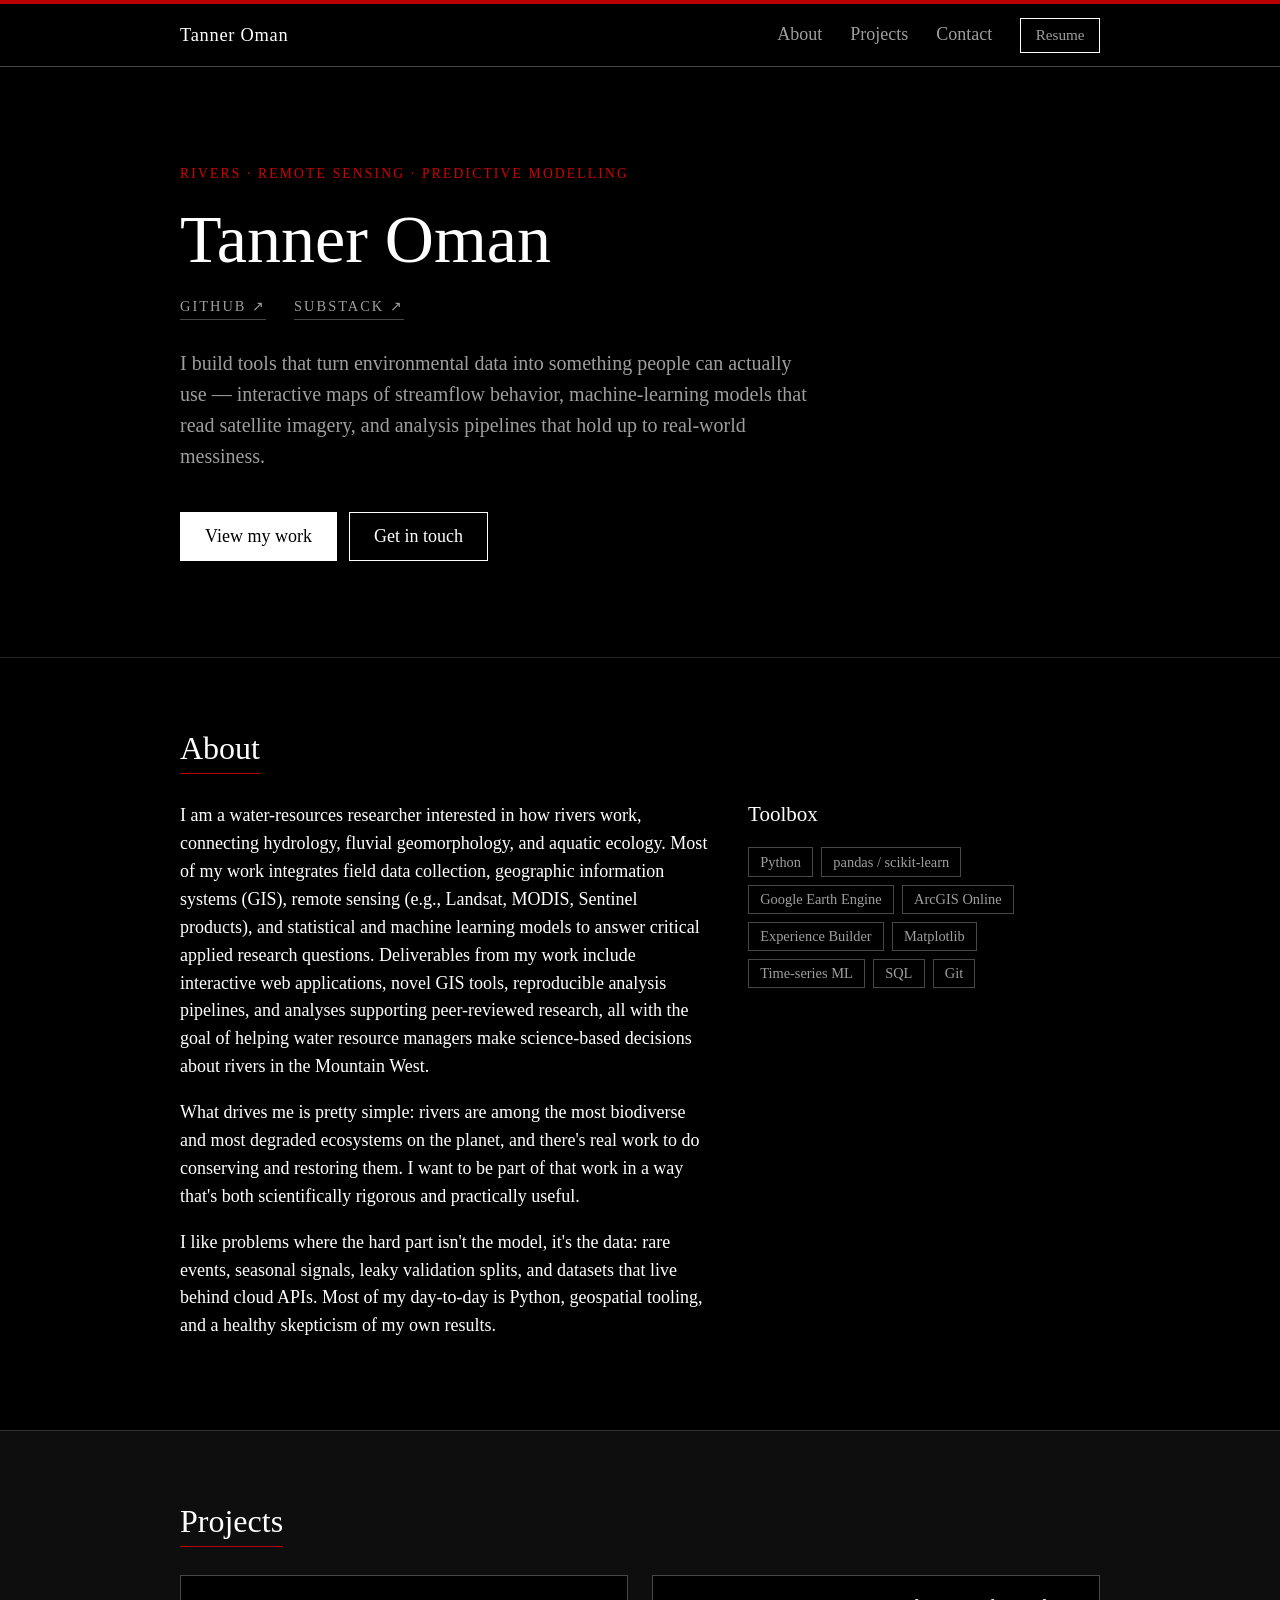
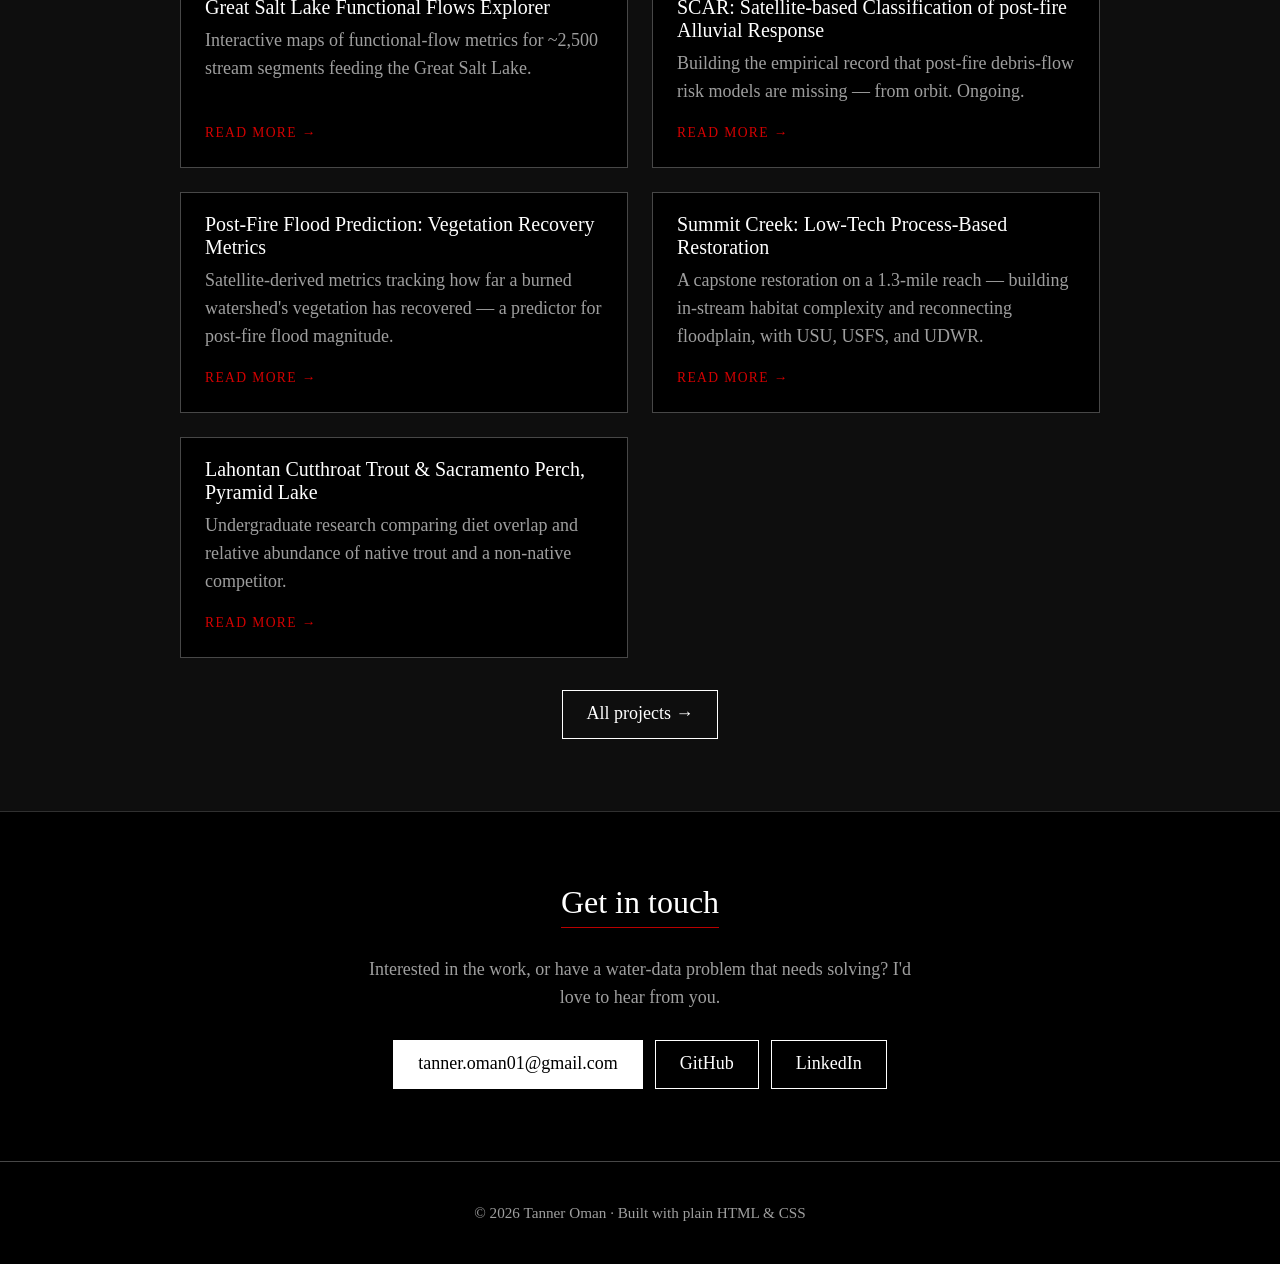
<file: index.html>
<!DOCTYPE html>
<html lang="en">
<head>
  <meta charset="UTF-8">
  <meta name="viewport" content="width=device-width, initial-scale=1.0">
  <title>Tanner Oman — Water Resources · Remote Sensing · Data Science</title>
  <meta name="description" content="Portfolio of Tanner Oman: water-resources data science, remote sensing, and interactive mapping — Great Salt Lake functional flows, satellite-based debris-flow detection, and more.">
  <link rel="stylesheet" href="style.css">
</head>
<body>

  <header class="site-header">
    <nav class="nav container">
      <a class="nav-brand" href="#top">Tanner Oman</a>
      <button class="nav-toggle" aria-label="Toggle menu" aria-expanded="false">
        <span></span><span></span><span></span>
      </button>
      <ul class="nav-links">
        <li><a href="#about">About</a></li>
        <li><a href="projects.html">Projects</a></li>
        <li><a href="#contact">Contact</a></li>
        <!-- EDIT: drop your resume PDF into assets/ and this link will work -->
        <li><a class="btn btn-small" href="assets/resume.pdf" target="_blank" rel="noopener">Resume</a></li>
      </ul>
    </nav>
  </header>

  <main id="top">

    <!-- ============ HERO ============ -->
    <section class="hero">
      <div class="container">
        <p class="hero-kicker"> Rivers · Remote sensing · Predictive Modelling </p>
        <h1>Tanner Oman</h1>
        <div class="hero-links">
          <a href="https://github.com/tanneroman01" target="_blank" rel="noopener">GitHub ↗</a>
          <!-- EDIT: replace the # with your Substack URL, e.g. https://yourname.substack.com -->
          <a href="#" target="_blank" rel="noopener">Substack ↗</a>
        </div>
        <p class="hero-lead">
          I build tools that turn environmental data into something people can
          actually use — interactive maps of streamflow behavior, machine-learning
          models that read satellite imagery, and analysis pipelines that hold up
          to real-world messiness.
        </p>
        <div class="hero-actions">
          <a class="btn btn-primary" href="projects.html">View my work</a>
          <a class="btn btn-ghost" href="#contact">Get in touch</a>
        </div>
      </div>
    </section>

    <!-- ============ ABOUT ============ -->
    <section id="about" class="section">
      <div class="container">
        <h2>About</h2>
        <div class="about-grid">
          <div class="about-text">
            <!-- EDIT: tune this bio — degree, program, and anything else you want public -->
            <p>
              I am a water-resources researcher interested in how rivers work,
              connecting hydrology, fluvial geomorphology, and aquatic ecology.
              Most of my work integrates field data collection, geographic information systems
              (GIS), remote sensing (e.g., Landsat, MODIS, Sentinel products), and statistical
              and machine learning models to answer critical applied research questions.
              Deliverables from my work include interactive web applications, novel GIS tools,
              reproducible analysis pipelines, and analyses supporting peer-reviewed research,
              all with the goal of helping water resource managers make science-based decisions
              about rivers in the Mountain West.
            </p>
            <p>
              What drives me is pretty simple: rivers are among the most biodiverse and most
              degraded ecosystems on the planet, and there's real work to do conserving and
              restoring them. I want to be part of that work in a way that's both scientifically
              rigorous and practically useful.
            </p>
            <p>
              I like problems where the hard part isn't the model, it's the data:
              rare events, seasonal signals, leaky validation splits, and datasets
              that live behind cloud APIs. Most of my day-to-day is Python,
              geospatial tooling, and a healthy skepticism of my own results.
            </p>
          </div>
          <div class="about-skills">
            <h3>Toolbox</h3>
            <ul class="tag-list">
              <li>Python</li>
              <li>pandas / scikit-learn</li>
              <li>Google Earth Engine</li>
              <li>ArcGIS Online</li>
              <li>Experience Builder</li>
              <li>Matplotlib</li>
              <li>Time-series ML</li>
              <li>SQL</li>
              <li>Git</li>
            </ul>
          </div>
        </div>
      </div>
    </section>

    <!-- ============ PROJECTS ============ -->
    <section id="projects" class="section section-alt">
      <div class="container">
        <h2>Projects</h2>

        <div class="panel-grid">
          <a class="panel" href="gsl-flows.html">
            <div class="panel-body">
              <h3>Great Salt Lake Functional Flows Explorer</h3>
              <p>Interactive maps of functional-flow metrics for ~2,500 stream segments feeding the Great Salt Lake.</p>
              <span class="panel-cta">Read more →</span>
            </div>
          </a>
          <a class="panel" href="scar.html">
            <div class="panel-body">
              <h3>SCAR: Satellite-based Classification of post-fire Alluvial Response</h3>
              <p>Building the empirical record that post-fire debris-flow risk models are missing — from orbit. Ongoing.</p>
              <span class="panel-cta">Read more →</span>
            </div>
          </a>
          <a class="panel" href="flood-recovery.html">
            <div class="panel-body">
              <h3>Post-Fire Flood Prediction: Vegetation Recovery Metrics</h3>
              <p>Satellite-derived metrics tracking how far a burned watershed's vegetation has recovered — a predictor for post-fire flood magnitude.</p>
              <span class="panel-cta">Read more →</span>
            </div>
          </a>
          <a class="panel" href="summit-creek.html">
            <div class="panel-body">
              <h3>Summit Creek: Low-Tech Process-Based Restoration</h3>
              <p>A capstone restoration on a 1.3-mile reach — building in-stream habitat complexity and reconnecting floodplain, with USU, USFS, and UDWR.</p>
              <span class="panel-cta">Read more →</span>
            </div>
          </a>
          <a class="panel" href="pyramid-lake.html">
            <div class="panel-body">
              <h3>Lahontan Cutthroat Trout &amp; Sacramento Perch, Pyramid Lake</h3>
              <p>Undergraduate research comparing diet overlap and relative abundance of native trout and a non-native competitor.</p>
              <span class="panel-cta">Read more →</span>
            </div>
          </a>
        </div>

        <div class="section-more">
          <a class="btn btn-ghost" href="projects.html">All projects →</a>
        </div>

      </div>
    </section>

    <!-- ============ CONTACT ============ -->
    <section id="contact" class="section">
      <div class="container contact">
        <h2>Get in touch</h2>
        <p>
          Interested in the work, or have a water-data problem that needs solving?
          I'd love to hear from you.
        </p>
        <div class="contact-actions">
          <a class="btn btn-primary" href="mailto:tanner.oman01@gmail.com">tanner.oman01@gmail.com</a>
          <!-- EDIT: replace # with your real profile URLs, or delete the ones you don't use -->
          <a class="btn btn-ghost" href="https://github.com/tanneroman01" target="_blank" rel="noopener">GitHub</a>
          <a class="btn btn-ghost" href="#" target="_blank" rel="noopener">LinkedIn</a>
        </div>
      </div>
    </section>

  </main>

  <footer class="site-footer">
    <div class="container">
      <p>© <span id="year"></span> Tanner Oman · Built with plain HTML &amp; CSS</p>
    </div>
  </footer>

  <script src="main.js"></script>
</body>
</html>
</file>
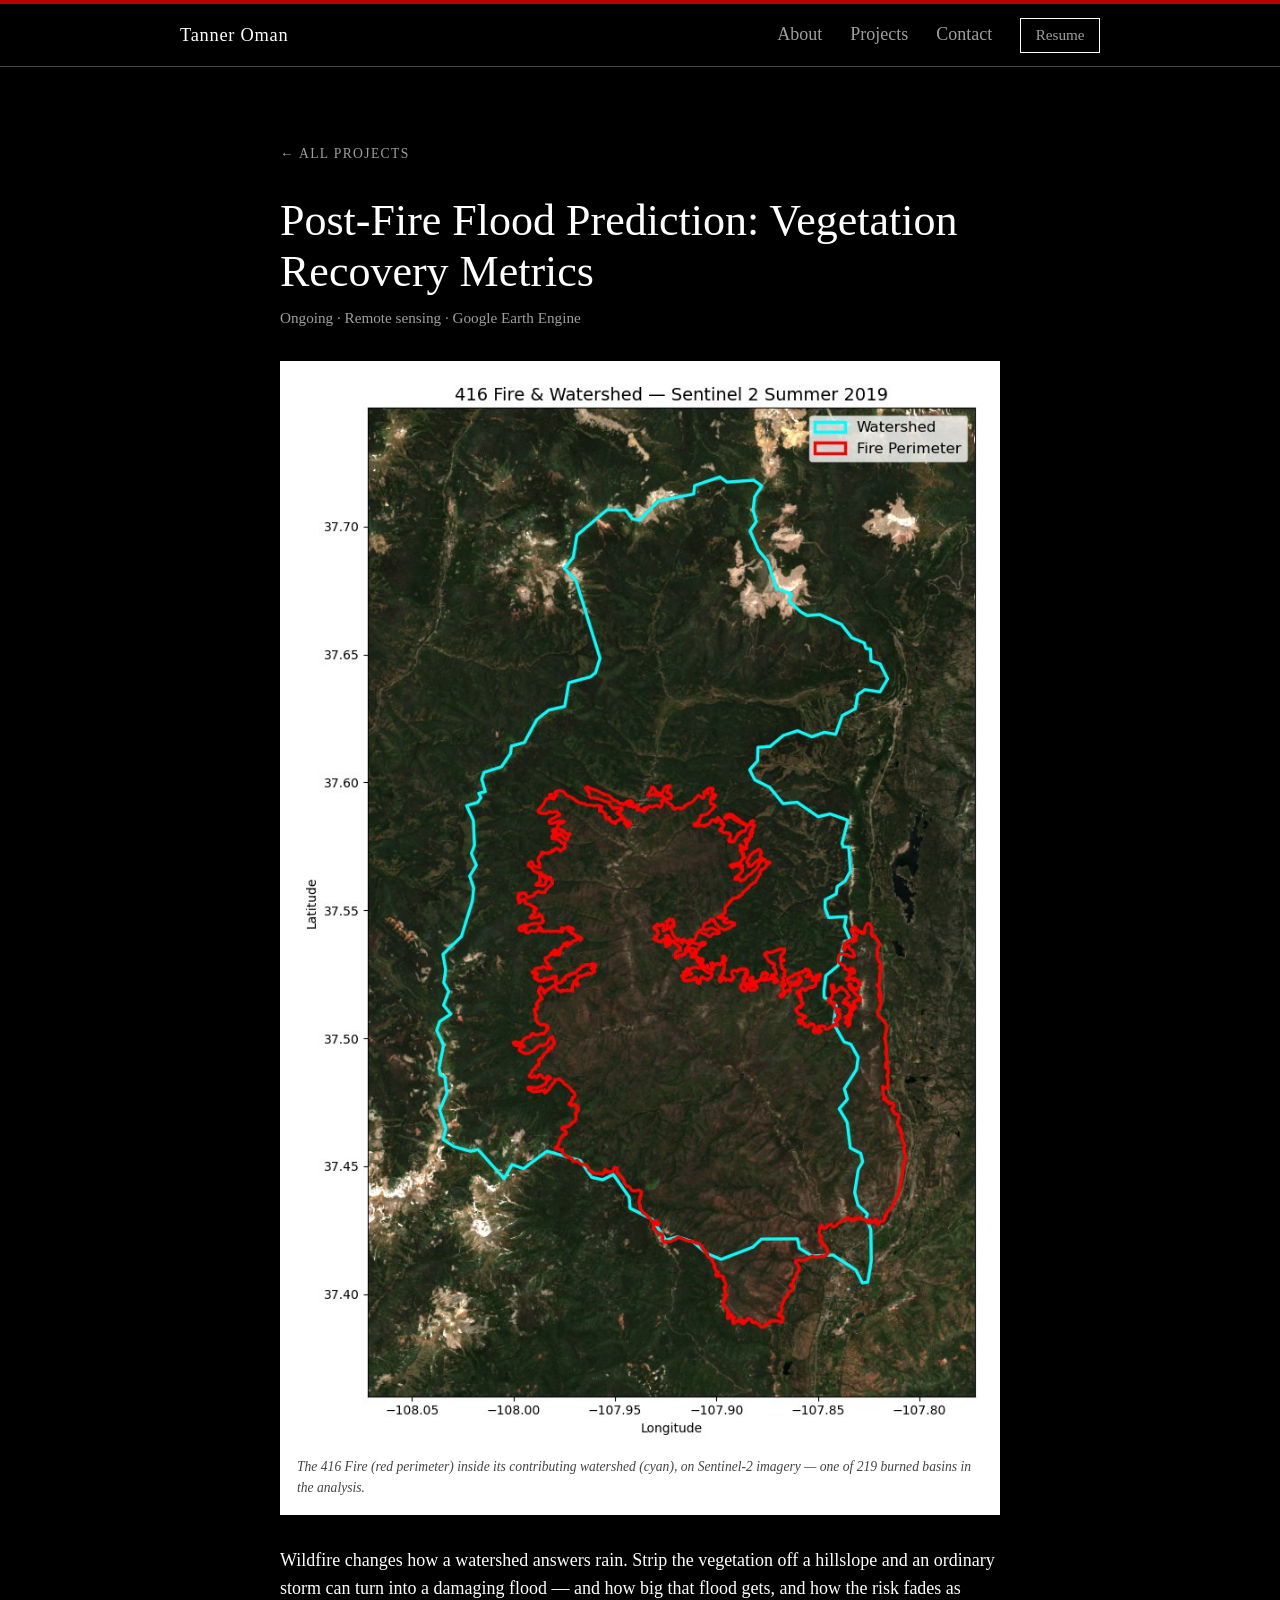
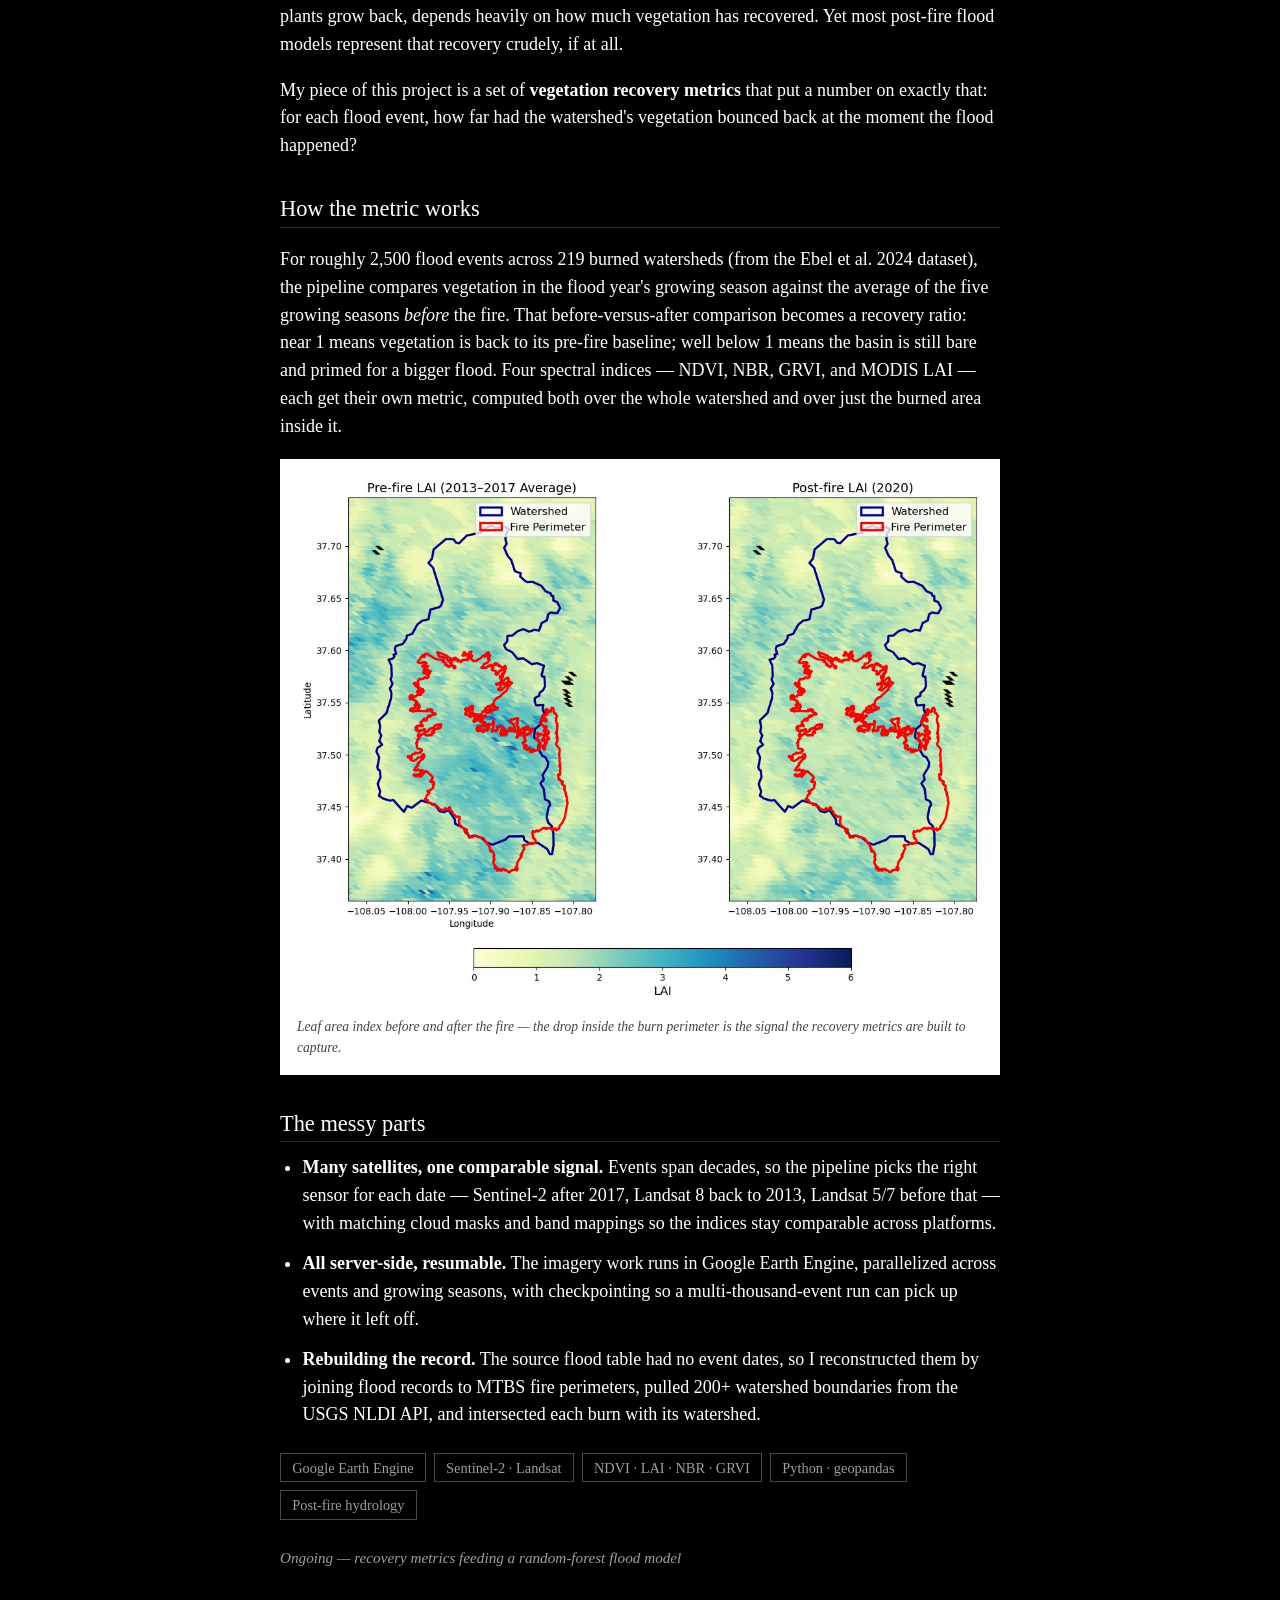
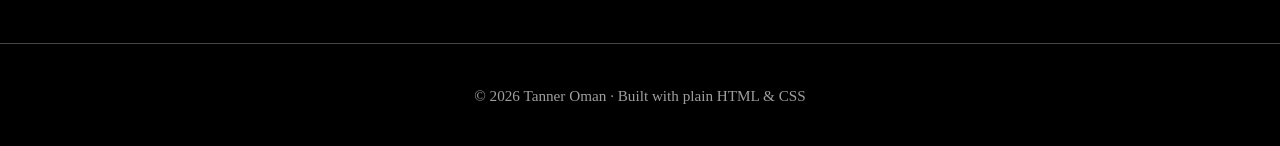
<file: flood-recovery.html>
<!DOCTYPE html>
<html lang="en">
<head>
  <meta charset="UTF-8">
  <meta name="viewport" content="width=device-width, initial-scale=1.0">
  <title>Post-Fire Flood Prediction: Vegetation Recovery Metrics — Tanner Oman</title>
  <meta name="description" content="Satellite-derived vegetation recovery metrics for predicting post-fire flood magnitude across ~2,500 flood events in 219 burned watersheds.">
  <link rel="stylesheet" href="style.css">
</head>
<body>

  <header class="site-header">
    <nav class="nav container">
      <a class="nav-brand" href="index.html">Tanner Oman</a>
      <button class="nav-toggle" aria-label="Toggle menu" aria-expanded="false">
        <span></span><span></span><span></span>
      </button>
      <ul class="nav-links">
        <li><a href="index.html#about">About</a></li>
        <li><a href="projects.html">Projects</a></li>
        <li><a href="index.html#contact">Contact</a></li>
        <li><a class="btn btn-small" href="assets/resume.pdf" target="_blank" rel="noopener">Resume</a></li>
      </ul>
    </nav>
  </header>

  <main>

    <article class="section project-page">
      <div class="container container--narrow">

        <a class="back-link" href="projects.html">← All projects</a>

        <h1>Post-Fire Flood Prediction: Vegetation Recovery Metrics</h1>
        <p class="project-meta">Ongoing · Remote sensing · Google Earth Engine</p>

        <figure class="figure-plate">
          <img src="assets/img/flood_sitemap.jpg"
               alt="Sentinel-2 satellite image of the 416 Fire near Durango, Colorado, with the burn perimeter in red inside the contributing watershed boundary in cyan">
          <figcaption>
            The 416 Fire (red perimeter) inside its contributing watershed (cyan),
            on Sentinel-2 imagery — one of 219 burned basins in the analysis.
          </figcaption>
        </figure>

        <p>
          Wildfire changes how a watershed answers rain. Strip the vegetation off
          a hillslope and an ordinary storm can turn into a damaging flood — and
          how big that flood gets, and how the risk fades as plants grow back,
          depends heavily on how much vegetation has recovered. Yet most post-fire
          flood models represent that recovery crudely, if at all.
        </p>

        <p>
          My piece of this project is a set of <strong>vegetation recovery
          metrics</strong> that put a number on exactly that: for each flood
          event, how far had the watershed's vegetation bounced back at the moment
          the flood happened?
        </p>

        <h2 class="page-subhead">How the metric works</h2>
        <p>
          For roughly 2,500 flood events across 219 burned watersheds (from the
          Ebel et al. 2024 dataset), the pipeline compares vegetation in the flood
          year's growing season against the average of the five growing seasons
          <em>before</em> the fire. That before-versus-after comparison becomes a
          recovery ratio: near 1 means vegetation is back to its pre-fire baseline;
          well below 1 means the basin is still bare and primed for a bigger flood.
          Four spectral indices — NDVI, NBR, GRVI, and MODIS LAI — each get their
          own metric, computed both over the whole watershed and over just the
          burned area inside it.
        </p>

        <figure class="figure-plate">
          <img src="assets/img/flood_lai.jpg"
               alt="Side-by-side maps of leaf area index before the fire (2013–2017 average) and after (2020), showing reduced vegetation inside the burn perimeter">
          <figcaption>
            Leaf area index before and after the fire — the drop inside the burn
            perimeter is the signal the recovery metrics are built to capture.
          </figcaption>
        </figure>

        <h2 class="page-subhead">The messy parts</h2>
        <ul class="prose-list">
          <li>
            <strong>Many satellites, one comparable signal.</strong> Events span
            decades, so the pipeline picks the right sensor for each date —
            Sentinel-2 after 2017, Landsat 8 back to 2013, Landsat 5/7 before that —
            with matching cloud masks and band mappings so the indices stay
            comparable across platforms.
          </li>
          <li>
            <strong>All server-side, resumable.</strong> The imagery work runs in
            Google Earth Engine, parallelized across events and growing seasons,
            with checkpointing so a multi-thousand-event run can pick up where it
            left off.
          </li>
          <li>
            <strong>Rebuilding the record.</strong> The source flood table had no
            event dates, so I reconstructed them by joining flood records to MTBS
            fire perimeters, pulled 200+ watershed boundaries from the USGS NLDI
            API, and intersected each burn with its watershed.
          </li>
        </ul>

        <ul class="tag-list">
          <li>Google Earth Engine</li>
          <li>Sentinel-2 · Landsat</li>
          <li>NDVI · LAI · NBR · GRVI</li>
          <li>Python · geopandas</li>
          <li>Post-fire hydrology</li>
        </ul>

        <div class="project-links">
          <span class="project-note">Ongoing — recovery metrics feeding a random-forest flood model</span>
        </div>

      </div>
    </article>

  </main>

  <footer class="site-footer">
    <div class="container">
      <p>© <span id="year"></span> Tanner Oman · Built with plain HTML &amp; CSS</p>
    </div>
  </footer>

  <script src="main.js"></script>
</body>
</html>
</file>
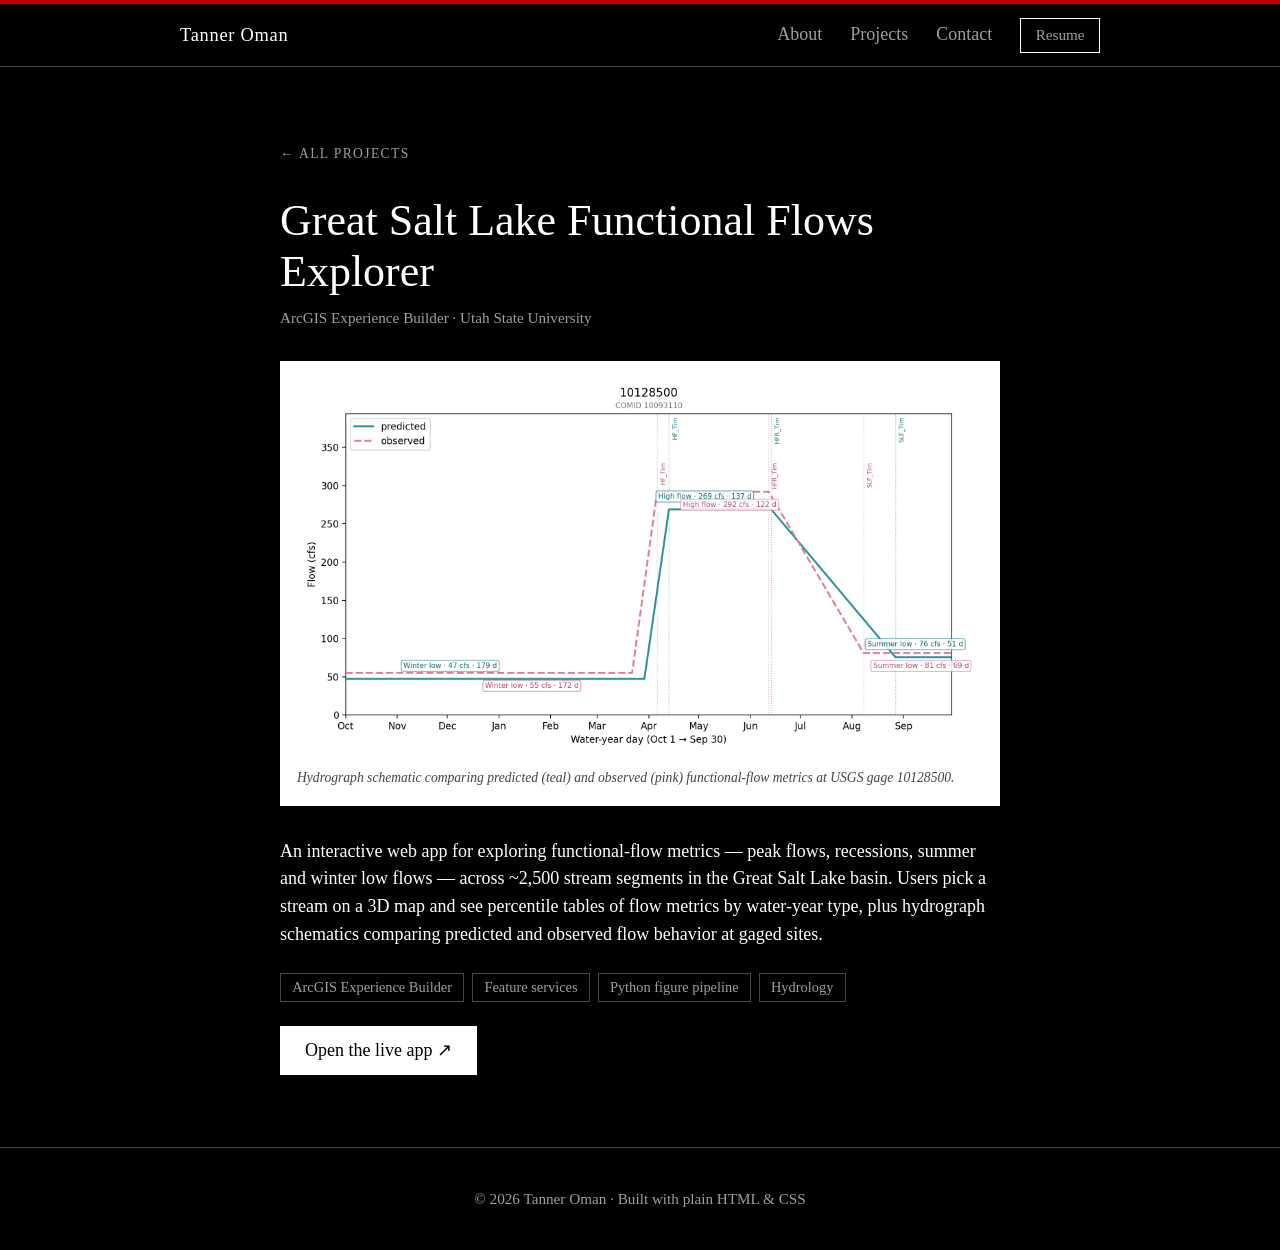
<file: gsl-flows.html>
<!DOCTYPE html>
<html lang="en">
<head>
  <meta charset="UTF-8">
  <meta name="viewport" content="width=device-width, initial-scale=1.0">
  <title>Great Salt Lake Functional Flows Explorer — Tanner Oman</title>
  <meta name="description" content="An interactive ArcGIS Experience Builder app for exploring functional-flow metrics across ~2,500 stream segments in the Great Salt Lake basin.">
  <link rel="stylesheet" href="style.css">
</head>
<body>

  <header class="site-header">
    <nav class="nav container">
      <a class="nav-brand" href="index.html">Tanner Oman</a>
      <button class="nav-toggle" aria-label="Toggle menu" aria-expanded="false">
        <span></span><span></span><span></span>
      </button>
      <ul class="nav-links">
        <li><a href="index.html#about">About</a></li>
        <li><a href="projects.html">Projects</a></li>
        <li><a href="index.html#contact">Contact</a></li>
        <li><a class="btn btn-small" href="assets/resume.pdf" target="_blank" rel="noopener">Resume</a></li>
      </ul>
    </nav>
  </header>

  <main>

    <article class="section project-page">
      <div class="container container--narrow">

        <a class="back-link" href="projects.html">← All projects</a>

        <h1>Great Salt Lake Functional Flows Explorer</h1>
        <p class="project-meta">ArcGIS Experience Builder · Utah State University</p>

        <figure class="figure-plate">
          <img src="assets/img/hydrograph_10128500.png"
               alt="Hydrograph schematic for USGS gage 10128500 comparing predicted and observed functional flow metrics across a water year">
          <figcaption>
            Hydrograph schematic comparing predicted (teal) and observed (pink)
            functional-flow metrics at USGS gage 10128500.
          </figcaption>
        </figure>

        <p>
          An interactive web app for exploring functional-flow metrics — peak
          flows, recessions, summer and winter low flows — across ~2,500 stream
          segments in the Great Salt Lake basin. Users pick a stream on a 3D map
          and see percentile tables of flow metrics by water-year type, plus
          hydrograph schematics comparing predicted and observed flow behavior
          at gaged sites.
        </p>

        <ul class="tag-list">
          <li>ArcGIS Experience Builder</li>
          <li>Feature services</li>
          <li>Python figure pipeline</li>
          <li>Hydrology</li>
        </ul>

        <div class="project-links">
          <a class="btn btn-primary" href="https://experience.arcgis.com/experience/9182814d278e4d0f98d760747345fafc" target="_blank" rel="noopener">Open the live app ↗</a>
        </div>

      </div>
    </article>

  </main>

  <footer class="site-footer">
    <div class="container">
      <p>© <span id="year"></span> Tanner Oman · Built with plain HTML &amp; CSS</p>
    </div>
  </footer>

  <script src="main.js"></script>
</body>
</html>
</file>
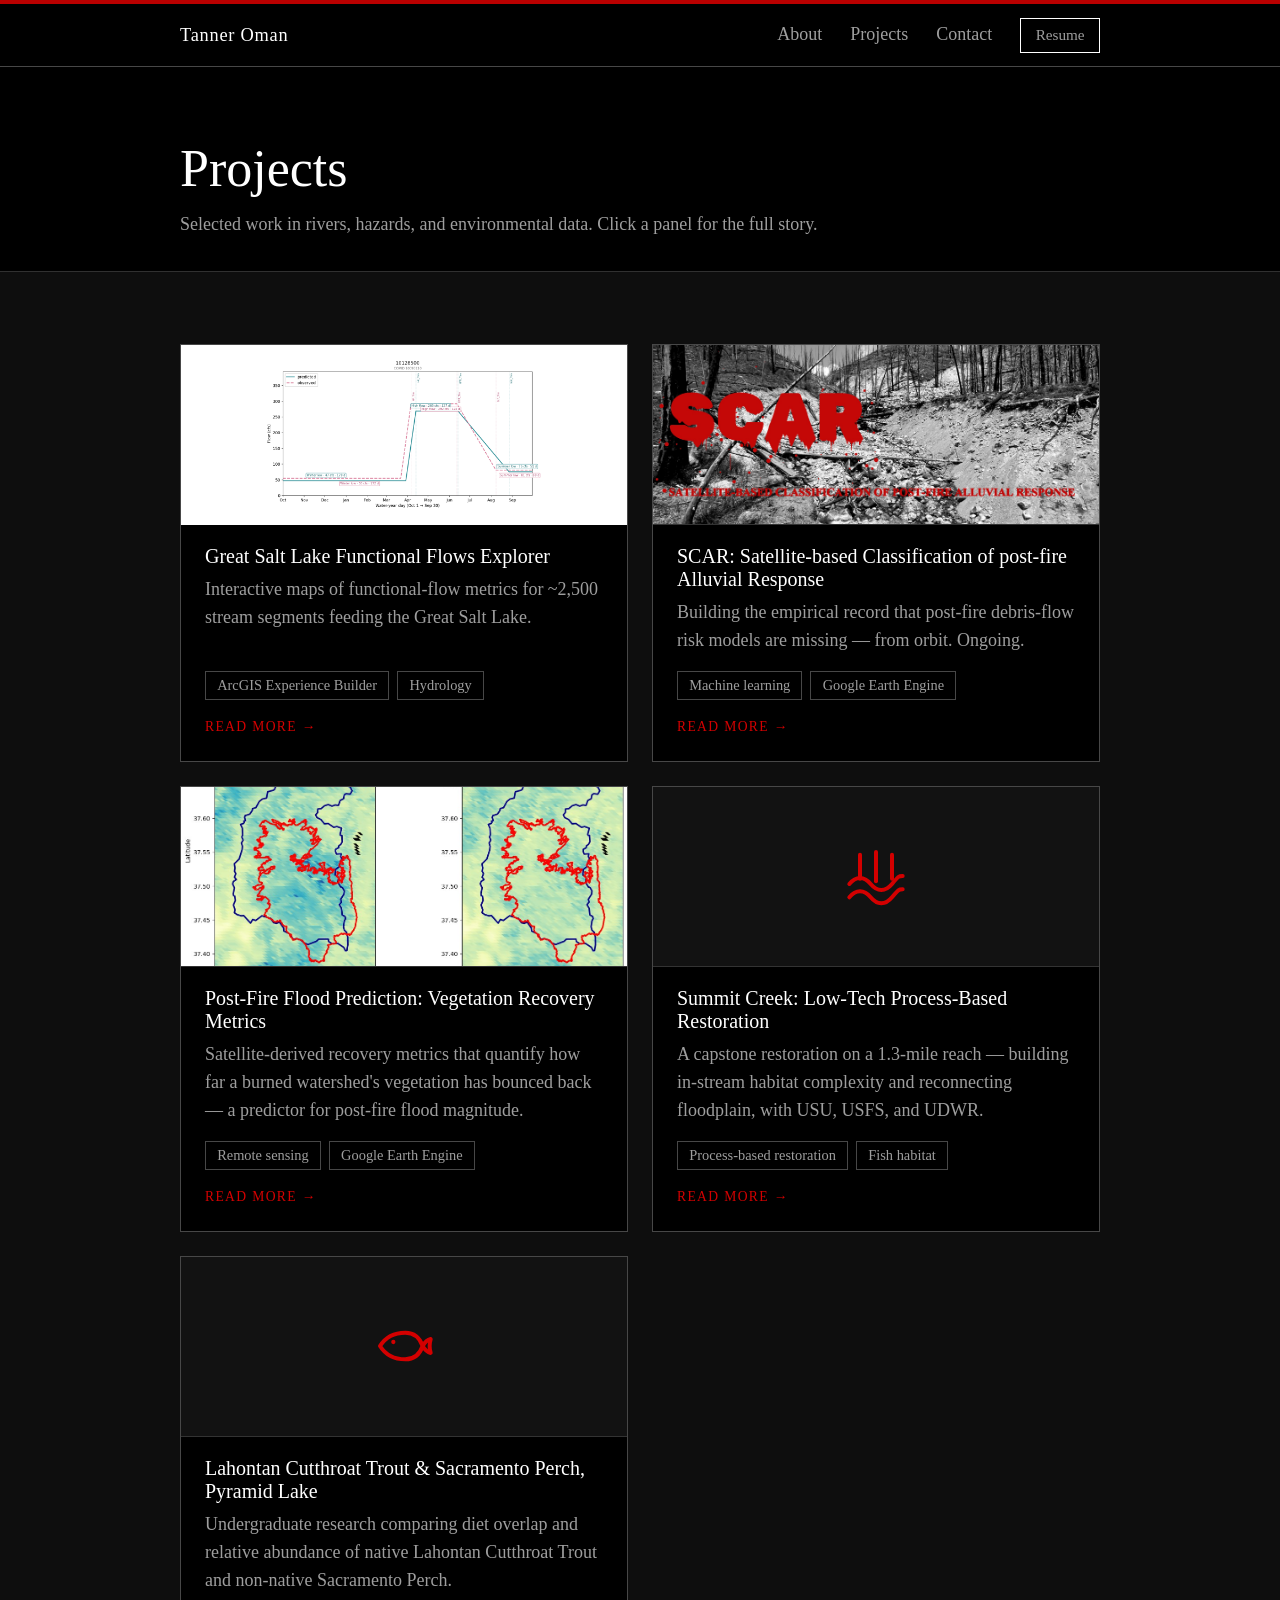
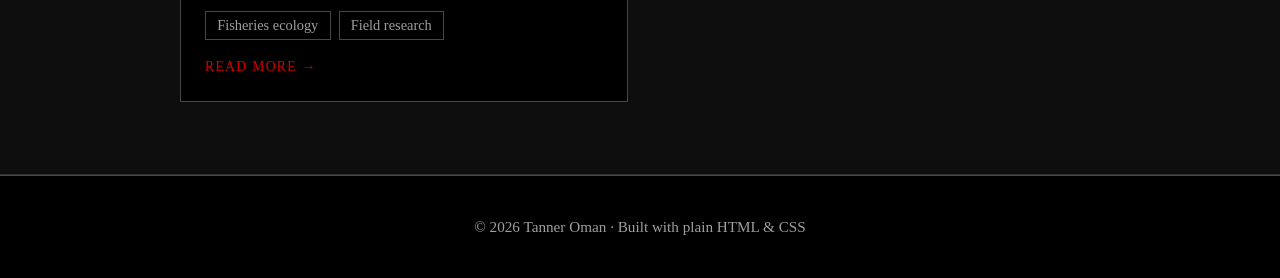
<file: projects.html>
<!DOCTYPE html>
<html lang="en">
<head>
  <meta charset="UTF-8">
  <meta name="viewport" content="width=device-width, initial-scale=1.0">
  <title>Projects — Tanner Oman</title>
  <meta name="description" content="Projects by Tanner Oman: Great Salt Lake functional flows, satellite-based post-fire debris-flow detection, and more.">
  <link rel="stylesheet" href="style.css">
</head>
<body>

  <header class="site-header">
    <nav class="nav container">
      <a class="nav-brand" href="index.html">Tanner Oman</a>
      <button class="nav-toggle" aria-label="Toggle menu" aria-expanded="false">
        <span></span><span></span><span></span>
      </button>
      <ul class="nav-links">
        <li><a href="index.html#about">About</a></li>
        <li><a href="projects.html">Projects</a></li>
        <li><a href="index.html#contact">Contact</a></li>
        <li><a class="btn btn-small" href="assets/resume.pdf" target="_blank" rel="noopener">Resume</a></li>
      </ul>
    </nav>
  </header>

  <main>

    <section class="section page-head">
      <div class="container">
        <h1>Projects</h1>
        <p class="page-lead">Selected work in rivers, hazards, and environmental data. Click a panel for the full story.</p>
      </div>
    </section>

    <section class="section section-alt">
      <div class="container">
        <div class="panel-grid">

          <a class="panel" href="gsl-flows.html">
            <div class="panel-media panel-media--plate">
              <img src="assets/img/hydrograph_10128500.png" loading="lazy"
                   alt="Hydrograph schematic comparing predicted and observed functional flow metrics">
            </div>
            <div class="panel-body">
              <h3>Great Salt Lake Functional Flows Explorer</h3>
              <p>Interactive maps of functional-flow metrics for ~2,500 stream segments feeding the Great Salt Lake.</p>
              <ul class="tag-list">
                <li>ArcGIS Experience Builder</li>
                <li>Hydrology</li>
              </ul>
              <span class="panel-cta">Read more →</span>
            </div>
          </a>

          <a class="panel" href="scar.html">
            <div class="panel-media panel-media--photo">
              <img src="assets/img/scar_banner.jpg" loading="lazy"
                   alt="Red SCAR lettering over a black-and-white debris-flow photograph">
            </div>
            <div class="panel-body">
              <h3>SCAR: Satellite-based Classification of post-fire Alluvial Response</h3>
              <p>Building the empirical record that post-fire debris-flow risk models are missing — from orbit. Ongoing.</p>
              <ul class="tag-list">
                <li>Machine learning</li>
                <li>Google Earth Engine</li>
              </ul>
              <span class="panel-cta">Read more →</span>
            </div>
          </a>

          <a class="panel" href="flood-recovery.html">
            <div class="panel-media panel-media--photo">
              <img src="assets/img/flood_lai.jpg" loading="lazy"
                   alt="Before-and-after leaf area index maps showing vegetation loss inside a fire perimeter">
            </div>
            <div class="panel-body">
              <h3>Post-Fire Flood Prediction: Vegetation Recovery Metrics</h3>
              <p>Satellite-derived recovery metrics that quantify how far a burned watershed's vegetation has bounced back — a predictor for post-fire flood magnitude.</p>
              <ul class="tag-list">
                <li>Remote sensing</li>
                <li>Google Earth Engine</li>
              </ul>
              <span class="panel-cta">Read more →</span>
            </div>
          </a>

          <!-- EDIT: swap panel-media--icon for a field photo once you have one:
               <div class="panel-media panel-media--photo">
                 <img src="assets/img/YOUR_PHOTO.jpg" loading="lazy" alt="...">
               </div> -->
          <a class="panel" href="summit-creek.html">
            <div class="panel-media panel-media--icon" aria-hidden="true">
              <svg viewBox="0 0 24 24" fill="none" stroke="currentColor" stroke-width="1.5" stroke-linecap="round">
                <path d="M2 15c2.5-3 5.5-3 8 0s5.5 3 8 0 2.5-3 4-3"/>
                <path d="M2 20c2.5-3 5.5-3 8 0s5.5 3 8 0 2.5-3 4-3"/>
                <path d="M6 4v9"/><path d="M12 3v11"/><path d="M18 4v9"/>
              </svg>
            </div>
            <div class="panel-body">
              <h3>Summit Creek: Low-Tech Process-Based Restoration</h3>
              <!-- EDIT: refine this blurb -->
              <p>A capstone restoration on a 1.3-mile reach — building in-stream habitat complexity and reconnecting floodplain, with USU, USFS, and UDWR.</p>
              <ul class="tag-list">
                <li>Process-based restoration</li>
                <li>Fish habitat</li>
              </ul>
              <span class="panel-cta">Read more →</span>
            </div>
          </a>

          <a class="panel" href="pyramid-lake.html">
            <div class="panel-media panel-media--icon" aria-hidden="true">
              <svg viewBox="0 0 24 24" fill="none" stroke="currentColor" stroke-width="1.5" stroke-linejoin="round">
                <path d="M3 12c2-3.2 5.5-5 9.5-5 3 0 5.4 1.8 6.5 5-1.1 3.2-3.5 5-6.5 5-4 0-7.5-1.8-9.5-5Z"/>
                <path d="M19 12c.8-1.4 2-2.4 3-2.6-.5 1.7-.5 3.5 0 5.2-1-.2-2.2-1.2-3-2.6Z"/>
                <circle cx="8" cy="10.5" r=".8" fill="currentColor" stroke="none"/>
              </svg>
            </div>
            <div class="panel-body">
              <h3>Lahontan Cutthroat Trout &amp; Sacramento Perch, Pyramid Lake</h3>
              <!-- EDIT: refine this blurb -->
              <p>Undergraduate research comparing diet overlap and relative abundance of native Lahontan Cutthroat Trout and non-native Sacramento Perch.</p>
              <ul class="tag-list">
                <li>Fisheries ecology</li>
                <li>Field research</li>
              </ul>
              <span class="panel-cta">Read more →</span>
            </div>
          </a>

        </div>
      </div>
    </section>

  </main>

  <footer class="site-footer">
    <div class="container">
      <p>© <span id="year"></span> Tanner Oman · Built with plain HTML &amp; CSS</p>
    </div>
  </footer>

  <script src="main.js"></script>
</body>
</html>
</file>
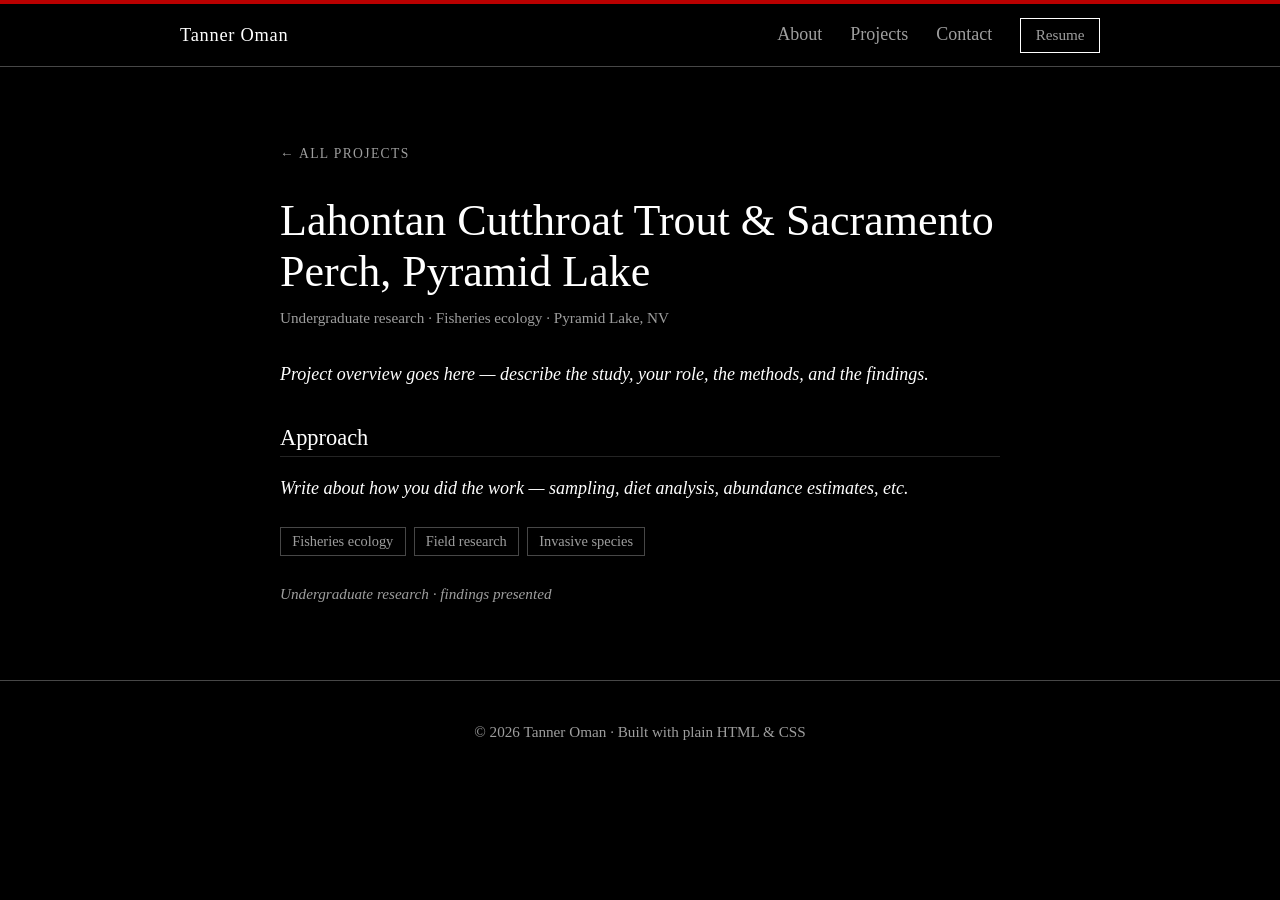
<file: pyramid-lake.html>
<!DOCTYPE html>
<html lang="en">
<head>
  <meta charset="UTF-8">
  <meta name="viewport" content="width=device-width, initial-scale=1.0">
  <!-- EDIT: tune the page title and description for SEO / browser tab -->
  <title>Lahontan Cutthroat Trout &amp; Sacramento Perch, Pyramid Lake — Tanner Oman</title>
  <meta name="description" content="Undergraduate research comparing diet overlap and relative abundance of native Lahontan Cutthroat Trout and non-native Sacramento Perch in Pyramid Lake, NV.">
  <link rel="stylesheet" href="style.css">
</head>
<body>

  <header class="site-header">
    <nav class="nav container">
      <a class="nav-brand" href="index.html">Tanner Oman</a>
      <button class="nav-toggle" aria-label="Toggle menu" aria-expanded="false">
        <span></span><span></span><span></span>
      </button>
      <ul class="nav-links">
        <li><a href="index.html#about">About</a></li>
        <li><a href="projects.html">Projects</a></li>
        <li><a href="index.html#contact">Contact</a></li>
        <li><a class="btn btn-small" href="assets/resume.pdf" target="_blank" rel="noopener">Resume</a></li>
      </ul>
    </nav>
  </header>

  <main>

    <article class="section project-page">
      <div class="container container--narrow">

        <a class="back-link" href="projects.html">← All projects</a>

        <!-- EDIT: working title — change to whatever you want as the page heading -->
        <h1>Lahontan Cutthroat Trout &amp; Sacramento Perch, Pyramid Lake</h1>
        <!-- EDIT: meta line (context/tools). Keep it short, dot-separated. -->
        <p class="project-meta">Undergraduate research · Fisheries ecology · Pyramid Lake, NV</p>

        <!-- ============================================================
             EDIT: this is a placeholder body. Replace the paragraphs below
             with your own write-up. A good arc: what the question was, what
             you did, what you found, and why it matters.

             To add a figure, uncomment the block below and drop an image in
             assets/img/ (see the other project pages for a working example):

             <figure class="figure-plate">
               <img src="assets/img/YOUR_IMAGE.jpg" alt="Describe the image">
               <figcaption>Caption for the figure.</figcaption>
             </figure>
             ============================================================ -->

        <p>
          <em>Project overview goes here — describe the study, your role, the
          methods, and the findings.</em>
        </p>

        <!-- EDIT: optional subsection. Duplicate as needed, or delete. -->
        <h2 class="page-subhead">Approach</h2>
        <p>
          <em>Write about how you did the work — sampling, diet analysis,
          abundance estimates, etc.</em>
        </p>

        <!-- EDIT: replace with the real tags for this project, or delete -->
        <ul class="tag-list">
          <li>Fisheries ecology</li>
          <li>Field research</li>
          <li>Invasive species</li>
        </ul>

        <!-- EDIT: status / links. Swap the note for a report link if you have one. -->
        <div class="project-links">
          <span class="project-note">Undergraduate research · findings presented</span>
        </div>

      </div>
    </article>

  </main>

  <footer class="site-footer">
    <div class="container">
      <p>© <span id="year"></span> Tanner Oman · Built with plain HTML &amp; CSS</p>
    </div>
  </footer>

  <script src="main.js"></script>
</body>
</html>
</file>
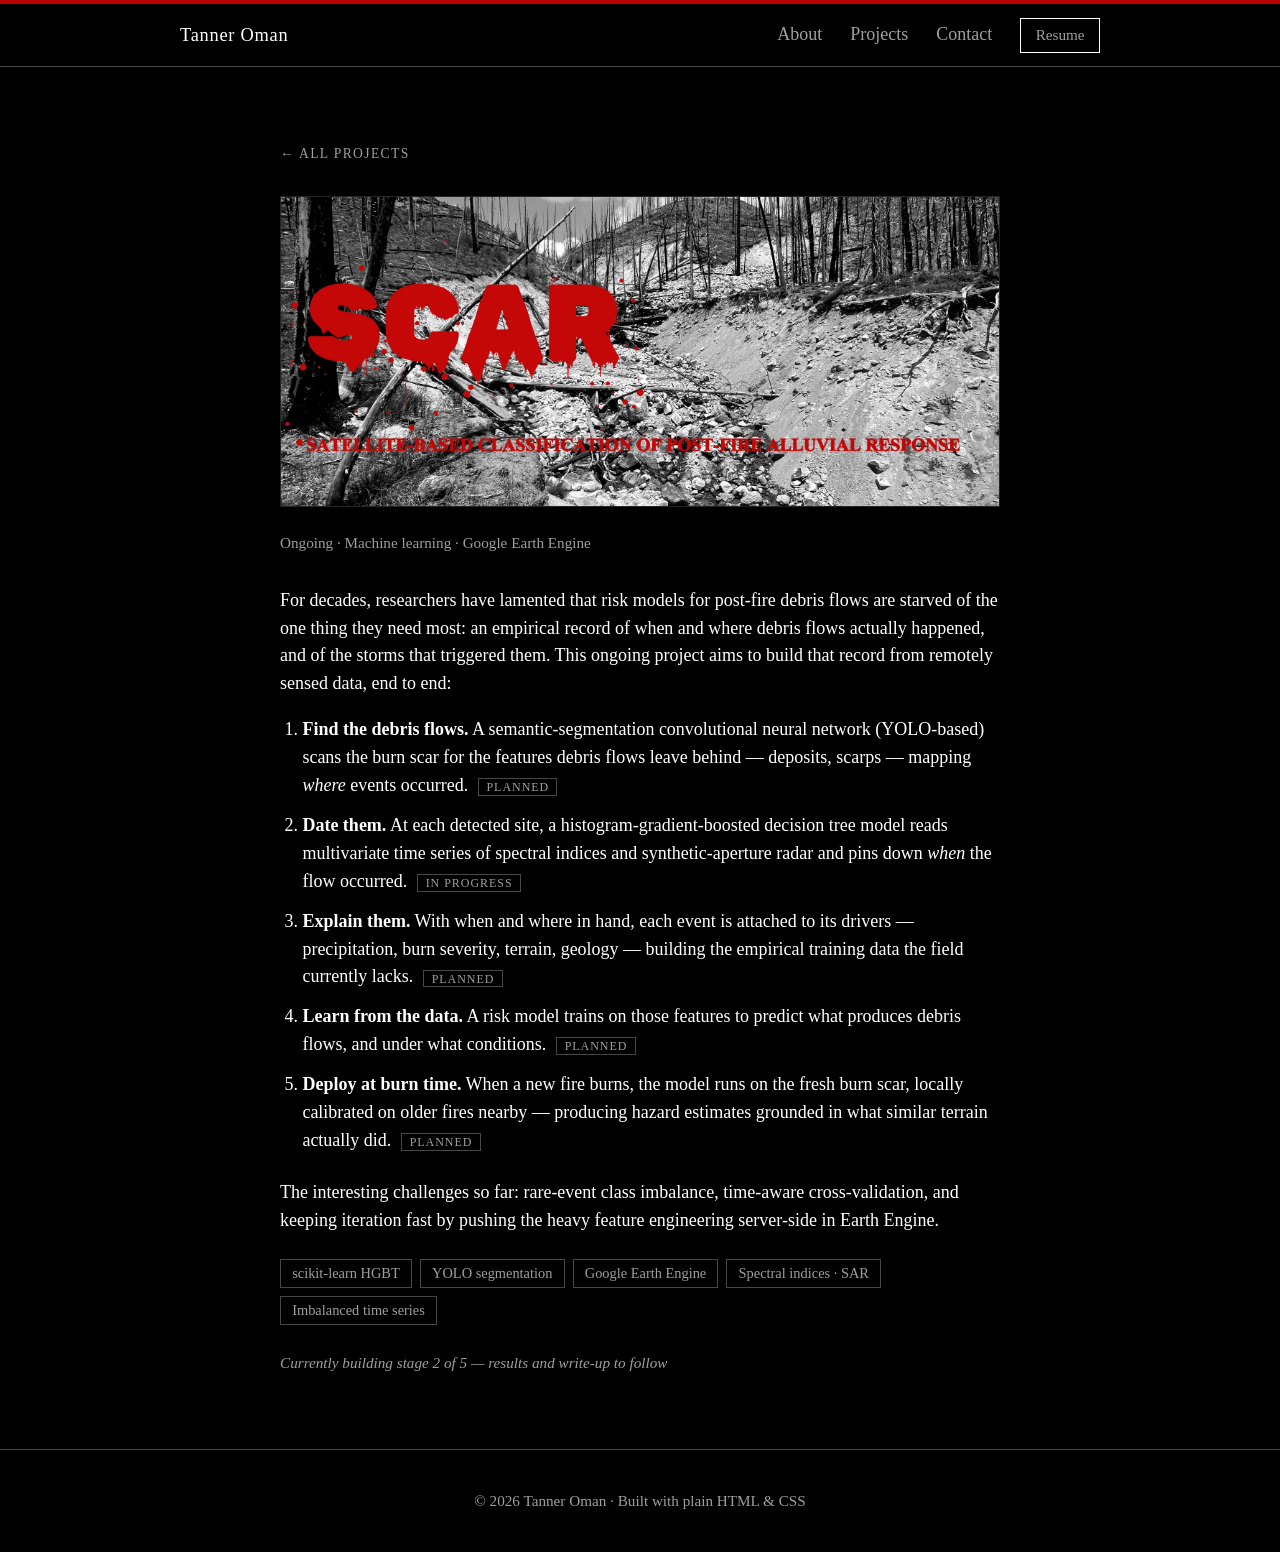
<file: scar.html>
<!DOCTYPE html>
<html lang="en">
<head>
  <meta charset="UTF-8">
  <meta name="viewport" content="width=device-width, initial-scale=1.0">
  <title>SCAR: Satellite-based Classification of post-fire Alluvial Response — Tanner Oman</title>
  <meta name="description" content="An ongoing project building the empirical record post-fire debris-flow risk models are missing — CNN event detection, time-series dating, and locally calibrated hazard prediction.">
  <link rel="stylesheet" href="style.css">
</head>
<body>

  <header class="site-header">
    <nav class="nav container">
      <a class="nav-brand" href="index.html">Tanner Oman</a>
      <button class="nav-toggle" aria-label="Toggle menu" aria-expanded="false">
        <span></span><span></span><span></span>
      </button>
      <ul class="nav-links">
        <li><a href="index.html#about">About</a></li>
        <li><a href="projects.html">Projects</a></li>
        <li><a href="index.html#contact">Contact</a></li>
        <li><a class="btn btn-small" href="assets/resume.pdf" target="_blank" rel="noopener">Resume</a></li>
      </ul>
    </nav>
  </header>

  <main>

    <article class="section project-page">
      <div class="container container--narrow">

        <a class="back-link" href="projects.html">← All projects</a>

        <img class="page-banner" src="assets/img/scar_banner.jpg"
             alt="Red spray-paint style SCAR lettering over a black-and-white photograph of a debris-flow deposit cutting through burned forest">
        <h1 class="visually-hidden">SCAR: Satellite-based Classification of post-fire Alluvial Response</h1>
        <p class="project-meta">Ongoing · Machine learning · Google Earth Engine</p>

        <p>
          For decades, researchers have lamented that risk models for post-fire
          debris flows are starved of the one thing they need most: an empirical
          record of when and where debris flows actually happened, and of the
          storms that triggered them. This ongoing project aims to build that
          record from remotely sensed data, end to end:
        </p>

        <ol class="pipeline">
          <li>
            <strong>Find the debris flows.</strong> A semantic-segmentation
            convolutional neural network (YOLO-based) scans the burn scar for
            the features debris flows leave behind — deposits, scarps — mapping
            <em>where</em> events occurred.
            <span class="stage-status">planned</span>
          </li>
          <li>
            <strong>Date them.</strong> At each detected site, a
            histogram-gradient-boosted decision tree model reads multivariate
            time series of spectral indices and synthetic-aperture radar and
            pins down <em>when</em> the flow occurred.
            <span class="stage-status">in progress</span>
          </li>
          <li>
            <strong>Explain them.</strong> With when and where in hand, each
            event is attached to its drivers — precipitation, burn severity,
            terrain, geology — building the empirical training data the field
            currently lacks.
            <span class="stage-status">planned</span>
          </li>
          <li>
            <strong>Learn from the data.</strong> A risk model trains on those
            features to predict what produces debris flows, and under what
            conditions.
            <span class="stage-status">planned</span>
          </li>
          <li>
            <strong>Deploy at burn time.</strong> When a new fire burns, the
            model runs on the fresh burn scar, locally calibrated on older
            fires nearby — producing hazard estimates grounded in what similar
            terrain actually did.
            <span class="stage-status">planned</span>
          </li>
        </ol>

        <p>
          The interesting challenges so far: rare-event class imbalance,
          time-aware cross-validation, and keeping iteration fast by pushing
          the heavy feature engineering server-side in Earth Engine.
        </p>

        <ul class="tag-list">
          <li>scikit-learn HGBT</li>
          <li>YOLO segmentation</li>
          <li>Google Earth Engine</li>
          <li>Spectral indices · SAR</li>
          <li>Imbalanced time series</li>
        </ul>

        <div class="project-links">
          <span class="project-note">Currently building stage 2 of 5 — results and write-up to follow</span>
        </div>

      </div>
    </article>

  </main>

  <footer class="site-footer">
    <div class="container">
      <p>© <span id="year"></span> Tanner Oman · Built with plain HTML &amp; CSS</p>
    </div>
  </footer>

  <script src="main.js"></script>
</body>
</html>
</file>
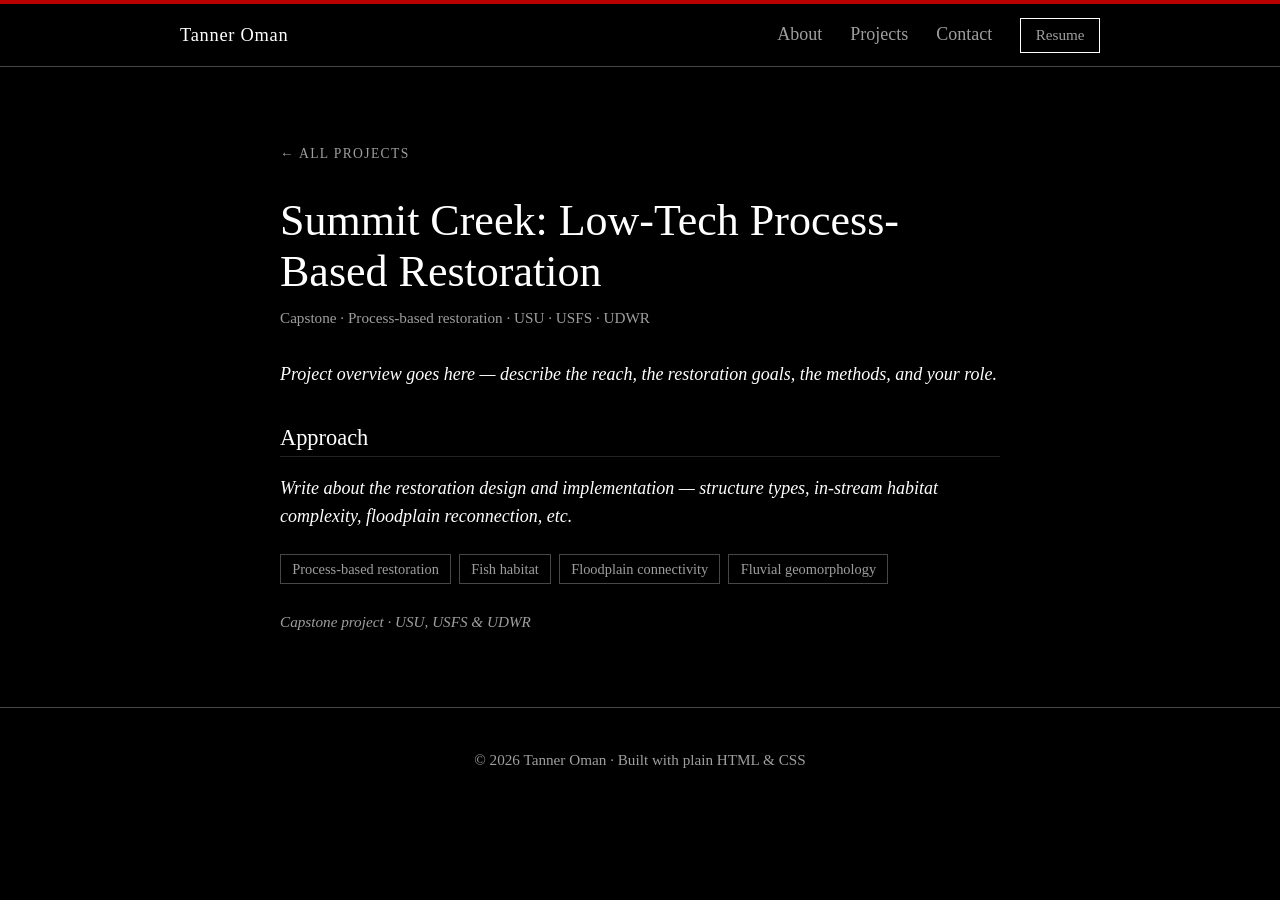
<file: summit-creek.html>
<!DOCTYPE html>
<html lang="en">
<head>
  <meta charset="UTF-8">
  <meta name="viewport" content="width=device-width, initial-scale=1.0">
  <!-- EDIT: tune the page title and description for SEO / browser tab -->
  <title>Summit Creek Low-Tech Process-Based Restoration — Tanner Oman</title>
  <meta name="description" content="A capstone process-based restoration project on Summit Creek, UT — building in-stream habitat complexity and reconnecting floodplain, in collaboration with USU, USFS, and UDWR.">
  <link rel="stylesheet" href="style.css">
</head>
<body>

  <header class="site-header">
    <nav class="nav container">
      <a class="nav-brand" href="index.html">Tanner Oman</a>
      <button class="nav-toggle" aria-label="Toggle menu" aria-expanded="false">
        <span></span><span></span><span></span>
      </button>
      <ul class="nav-links">
        <li><a href="index.html#about">About</a></li>
        <li><a href="projects.html">Projects</a></li>
        <li><a href="index.html#contact">Contact</a></li>
        <li><a class="btn btn-small" href="assets/resume.pdf" target="_blank" rel="noopener">Resume</a></li>
      </ul>
    </nav>
  </header>

  <main>

    <article class="section project-page">
      <div class="container container--narrow">

        <a class="back-link" href="projects.html">← All projects</a>

        <!-- EDIT: working title — change to whatever you want as the page heading -->
        <h1>Summit Creek: Low-Tech Process-Based Restoration</h1>
        <!-- EDIT: meta line (context/tools). Keep it short, dot-separated. -->
        <p class="project-meta">Capstone · Process-based restoration · USU · USFS · UDWR</p>

        <!-- ============================================================
             EDIT: this is a placeholder body. Replace the paragraphs below
             with your own write-up. A good arc: the reach and its problem,
             the restoration approach (structures, goals), what you built,
             and outcomes / what you'd monitor.

             This project is a great candidate for FIELD PHOTOS. To add one,
             uncomment the block below and drop an image in assets/img/:

             <figure class="figure-plate">
               <img src="assets/img/YOUR_IMAGE.jpg" alt="Describe the image">
               <figcaption>Caption for the figure.</figcaption>
             </figure>
             ============================================================ -->

        <p>
          <em>Project overview goes here — describe the reach, the restoration
          goals, the methods, and your role.</em>
        </p>

        <!-- EDIT: optional subsection. Duplicate as needed, or delete. -->
        <h2 class="page-subhead">Approach</h2>
        <p>
          <em>Write about the restoration design and implementation — structure
          types, in-stream habitat complexity, floodplain reconnection, etc.</em>
        </p>

        <!-- EDIT: replace with the real tags for this project, or delete -->
        <ul class="tag-list">
          <li>Process-based restoration</li>
          <li>Fish habitat</li>
          <li>Floodplain connectivity</li>
          <li>Fluvial geomorphology</li>
        </ul>

        <!-- EDIT: status / links. Swap the note for a report link if you have one. -->
        <div class="project-links">
          <span class="project-note">Capstone project · USU, USFS &amp; UDWR</span>
        </div>

      </div>
    </article>

  </main>

  <footer class="site-footer">
    <div class="container">
      <p>© <span id="year"></span> Tanner Oman · Built with plain HTML &amp; CSS</p>
    </div>
  </footer>

  <script src="main.js"></script>
</body>
</html>
</file>
<file: style.css>
/* ============================================================
   Tanner Oman — personal site
   Theme inspired by rayonvert.international:
   black ground, default serif type, blood-red accent (#B90000),
   zero border-radius, 1px borders, no shadows.
   ============================================================ */

:root {
  color-scheme: dark;
  --red: #B90000;
  --red-bright: #D30000;
  --text: #FFFFFF;
  --text-muted: rgba(255, 255, 255, 0.62);
  --bg: #000000;
  --bg-alt: #0E0E0E;
  --bg-panel: #121212;
  --border: rgba(255, 255, 255, 0.28);
  --border-faint: rgba(255, 255, 255, 0.14);
  --font: "Times New Roman", Times, Georgia, serif;
}

* { box-sizing: border-box; }

html { scroll-behavior: smooth; }

body {
  margin: 0;
  font-family: var(--font);
  font-size: 1.125rem;
  color: var(--text);
  background: var(--bg);
  line-height: 1.55;
}

::selection { background: var(--red); color: #fff; }

.container {
  max-width: 960px;
  margin: 0 auto;
  padding: 0 1.25rem;
}

h1, h2, h3 {
  font-weight: 400;      /* serif headings at normal weight, per the reference */
  line-height: 1.15;
}

h2 {
  font-size: 2rem;
  margin: 0 0 1.75rem;
  padding-bottom: 0.4rem;
  border-bottom: 1px solid var(--red);
  display: inline-block;
}

a { color: var(--text); }

a:hover { color: var(--red-bright); }

/* ---------- header / nav ---------- */

.site-header {
  position: sticky;
  top: 0;
  z-index: 10;
  background: var(--bg);
  border-top: 4px solid var(--red);
  border-bottom: 1px solid var(--border);
}

.nav {
  display: flex;
  align-items: center;
  justify-content: space-between;
  padding-top: 0.85rem;
  padding-bottom: 0.85rem;
}

.nav-brand {
  font-size: 1.15rem;
  letter-spacing: 0.04em;
  text-decoration: none;
  color: var(--text);
}

.nav-links {
  display: flex;
  align-items: center;
  gap: 1.75rem;
  list-style: none;
  margin: 0;
  padding: 0;
}

.nav-links a {
  text-decoration: none;
  color: var(--text-muted);
}

.nav-links a:hover { color: var(--red-bright); }

.nav-toggle {
  display: none;
  flex-direction: column;
  gap: 5px;
  background: none;
  border: none;
  cursor: pointer;
  padding: 6px;
}

.nav-toggle span {
  width: 22px;
  height: 1px;
  background: var(--text);
}

/* ---------- hero ---------- */

.hero {
  padding: 6rem 0;
  border-bottom: 1px solid var(--border-faint);
}

.hero-kicker {
  color: var(--red-bright);
  letter-spacing: 0.16em;
  text-transform: uppercase;
  font-size: 0.85rem;
  margin: 0 0 1rem;
}

.hero .container { perspective: 900px; }

.hero h1 {
  display: inline-block;
  font-size: clamp(2.75rem, 7vw, 4.25rem);
  margin: 0 0 1rem;
  animation: name-spin 8s linear infinite;
}

@keyframes name-spin {
  from { transform: rotateY(0deg); }
  to   { transform: rotateY(360deg); }
}

@media (prefers-reduced-motion: reduce) {
  .hero h1 { animation: none; }
}

.hero-links {
  display: flex;
  gap: 1.75rem;
  margin: 0 0 1.75rem;
}

.hero-links a {
  color: var(--text-muted);
  text-decoration: none;
  text-transform: uppercase;
  letter-spacing: 0.14em;
  font-size: 0.9rem;
  border-bottom: 1px solid var(--border);
  padding-bottom: 2px;
}

.hero-links a:hover {
  color: var(--red-bright);
  border-color: var(--red-bright);
}

.hero-lead {
  max-width: 40rem;
  font-size: 1.25rem;
  color: var(--text-muted);
  margin: 0 0 2.5rem;
}

.hero-actions { display: flex; gap: 0.75rem; flex-wrap: wrap; }

/* ---------- buttons ---------- */

.btn {
  display: inline-block;
  padding: 0.6rem 1.5rem;
  border-radius: 0;
  text-decoration: none;
  border: 1px solid var(--text);
  transition: background 0.15s, color 0.15s, border-color 0.15s;
}

.btn-primary {
  background: var(--text);
  color: #000;
}

.btn-primary:hover {
  background: var(--red);
  border-color: var(--red);
  color: #fff;
}

.btn-ghost {
  background: transparent;
  color: var(--text);
}

.btn-ghost:hover {
  background: var(--text);
  color: #000;
}

.btn-small { padding: 0.3rem 0.9rem; font-size: 0.95rem; }

/* ---------- sections ---------- */

.section { padding: 4.5rem 0; }

.section-alt {
  background: var(--bg-alt);
  border-top: 1px solid var(--border-faint);
  border-bottom: 1px solid var(--border-faint);
}

/* ---------- about ---------- */

.about-grid {
  display: grid;
  grid-template-columns: 3fr 2fr;
  gap: 2.5rem;
}

.about-text p:first-child { margin-top: 0; }

.about-skills h3 { margin-top: 0; }

.tag-list {
  display: flex;
  flex-wrap: wrap;
  gap: 0.5rem;
  list-style: none;
  margin: 0.75rem 0 0;
  padding: 0;
}

.tag-list li {
  border: 1px solid var(--border);
  border-radius: 0;
  color: var(--text-muted);
  padding: 0.15rem 0.7rem;
  font-size: 0.9rem;
}

/* ---------- projects ---------- */

.project {
  display: grid;
  grid-template-columns: 180px 1fr;
  gap: 0;
  background: var(--bg);
  border: 1px solid var(--border);
  border-radius: 0;
  overflow: hidden;
  margin-bottom: 2rem;
}

.project-banner {
  display: flex;
  align-items: center;
  justify-content: center;
  background: var(--bg-panel);
  border-right: 1px solid var(--border-faint);
  color: var(--red-bright);
}

.project-banner svg { width: 64px; height: 64px; }

/* image-banner variant: full-width figure plate above the text */
.project--imaged { grid-template-columns: 1fr; }

.project--imaged .project-banner {
  background: #fff;
  border-right: none;
  border-bottom: 1px solid var(--border-faint);
  padding: 1.25rem;
}

.project--imaged .project-banner img {
  display: block;
  width: 100%;
  max-height: 280px;
  object-fit: contain;
}

.project-body { padding: 1.75rem 2rem; }

.project-body h3 { margin: 0 0 0.25rem; font-size: 1.5rem; }

.project-meta {
  color: var(--text-muted);
  font-size: 0.95rem;
  margin: 0 0 0.75rem;
}

.project-links { margin-top: 1.25rem; }

.project-note {
  color: var(--text-muted);
  font-style: italic;
  font-size: 0.95rem;
}

/* ---------- contact ---------- */

.contact { text-align: center; }

.contact p { max-width: 34rem; margin: 0 auto 1.75rem; color: var(--text-muted); }

.contact-actions {
  display: flex;
  gap: 0.75rem;
  justify-content: center;
  flex-wrap: wrap;
}

/* ---------- footer ---------- */

.site-footer {
  border-top: 1px solid var(--border);
  padding: 1.5rem 0;
  text-align: center;
  color: var(--text-muted);
  font-size: 0.95rem;
}

/* ---------- projects page: panel grid ---------- */

.page-head { padding-bottom: 2rem; }

.page-head h1 {
  font-size: clamp(2.25rem, 5vw, 3.25rem);
  margin: 0 0 0.75rem;
}

.page-lead { color: var(--text-muted); max-width: 40rem; margin: 0; }

.panel-grid {
  display: grid;
  grid-template-columns: 1fr 1fr;
  gap: 1.5rem;
}

.panel {
  display: flex;
  flex-direction: column;
  background: var(--bg);
  border: 1px solid var(--border);
  text-decoration: none;
  color: var(--text);
  transition: border-color 0.15s;
}

.panel:hover { border-color: var(--red-bright); color: var(--text); }

.panel-media {
  display: flex;
  align-items: center;
  justify-content: center;
  height: 180px;
  border-bottom: 1px solid var(--border-faint);
}

.panel-media--plate { background: #fff; padding: 0.75rem; }

.panel-media--plate img {
  width: 100%;
  height: 100%;
  object-fit: contain;
}

.panel-media--icon { background: var(--bg-panel); color: var(--red-bright); }

.panel-media--icon svg { width: 64px; height: 64px; }

.panel-body { padding: 1.25rem 1.5rem 1.5rem; display: flex; flex-direction: column; flex: 1; }

.panel-body h3 { margin: 0 0 0.5rem; font-size: 1.25rem; }

.panel-body p { color: var(--text-muted); margin: 0 0 1rem; flex: 1; }

.panel-body .tag-list { margin: 0 0 1rem; }

.panel-cta {
  color: var(--red-bright);
  text-transform: uppercase;
  letter-spacing: 0.1em;
  font-size: 0.85rem;
}

.panel:hover .panel-cta { text-decoration: underline; }

.section-more { margin-top: 2rem; text-align: center; }

.panel-media--photo { background: var(--bg-panel); }

.panel-media--photo img {
  width: 100%;
  height: 100%;
  object-fit: cover;
  object-position: left center;
}

/* ---------- project detail pages ---------- */

.page-banner {
  display: block;
  width: 100%;
  border: 1px solid var(--border-faint);
  margin-bottom: 1.5rem;
}

.visually-hidden {
  position: absolute;
  width: 1px;
  height: 1px;
  margin: -1px;
  padding: 0;
  overflow: hidden;
  clip: rect(0 0 0 0);
  white-space: nowrap;
  border: 0;
}

.container--narrow { max-width: 760px; }

.back-link {
  display: inline-block;
  color: var(--text-muted);
  text-decoration: none;
  text-transform: uppercase;
  letter-spacing: 0.1em;
  font-size: 0.85rem;
  margin-bottom: 2rem;
}

.back-link:hover { color: var(--red-bright); }

.project-page h1 {
  font-size: clamp(1.9rem, 4.5vw, 2.75rem);
  margin: 0 0 0.5rem;
}

.project-page .project-meta { margin-bottom: 2rem; }

.project-page .tag-list { margin: 1.5rem 0; }

.figure-plate {
  margin: 0 0 2rem;
  background: #fff;
  border: 1px solid var(--border-faint);
  padding: 1rem;
}

.figure-plate img { display: block; width: 100%; }

.figure-plate figcaption {
  color: #444;
  font-size: 0.85rem;
  font-style: italic;
  padding-top: 0.75rem;
}

.page-subhead {
  font-size: 1.4rem;
  margin: 2.25rem 0 0.75rem;
  padding-bottom: 0.3rem;
  border-bottom: 1px solid var(--border-faint);
  display: block;
}

.prose-list {
  margin: 0 0 1.5rem;
  padding-left: 1.4rem;
}

.prose-list li { margin-bottom: 0.75rem; }

/* ---------- pipeline list ---------- */

.pipeline { margin: 0 0 1.5rem; padding-left: 1.4rem; }

.pipeline li { margin-bottom: 0.75rem; }

.stage-status {
  border: 1px solid var(--border);
  color: var(--text-muted);
  font-size: 0.75rem;
  text-transform: uppercase;
  letter-spacing: 0.08em;
  padding: 0.05rem 0.45rem;
  margin-left: 0.35rem;
  white-space: nowrap;
}

/* ---------- responsive ---------- */

@media (max-width: 720px) {
  .nav-toggle { display: flex; }

  .nav-links {
    display: none;
    position: absolute;
    top: 100%;
    left: 0;
    right: 0;
    flex-direction: column;
    align-items: flex-start;
    gap: 0;
    background: var(--bg);
    border-bottom: 1px solid var(--border);
    padding: 0.5rem 1.25rem 1rem;
  }

  .nav-links.open { display: flex; }

  .nav-links li { width: 100%; padding: 0.5rem 0; }

  .about-grid { grid-template-columns: 1fr; }

  .project { grid-template-columns: 1fr; }

  .project-banner {
    height: 110px;
    border-right: none;
    border-bottom: 1px solid var(--border-faint);
  }

  .project--imaged .project-banner { height: auto; }

  .panel-grid { grid-template-columns: 1fr; }
}
</file>
